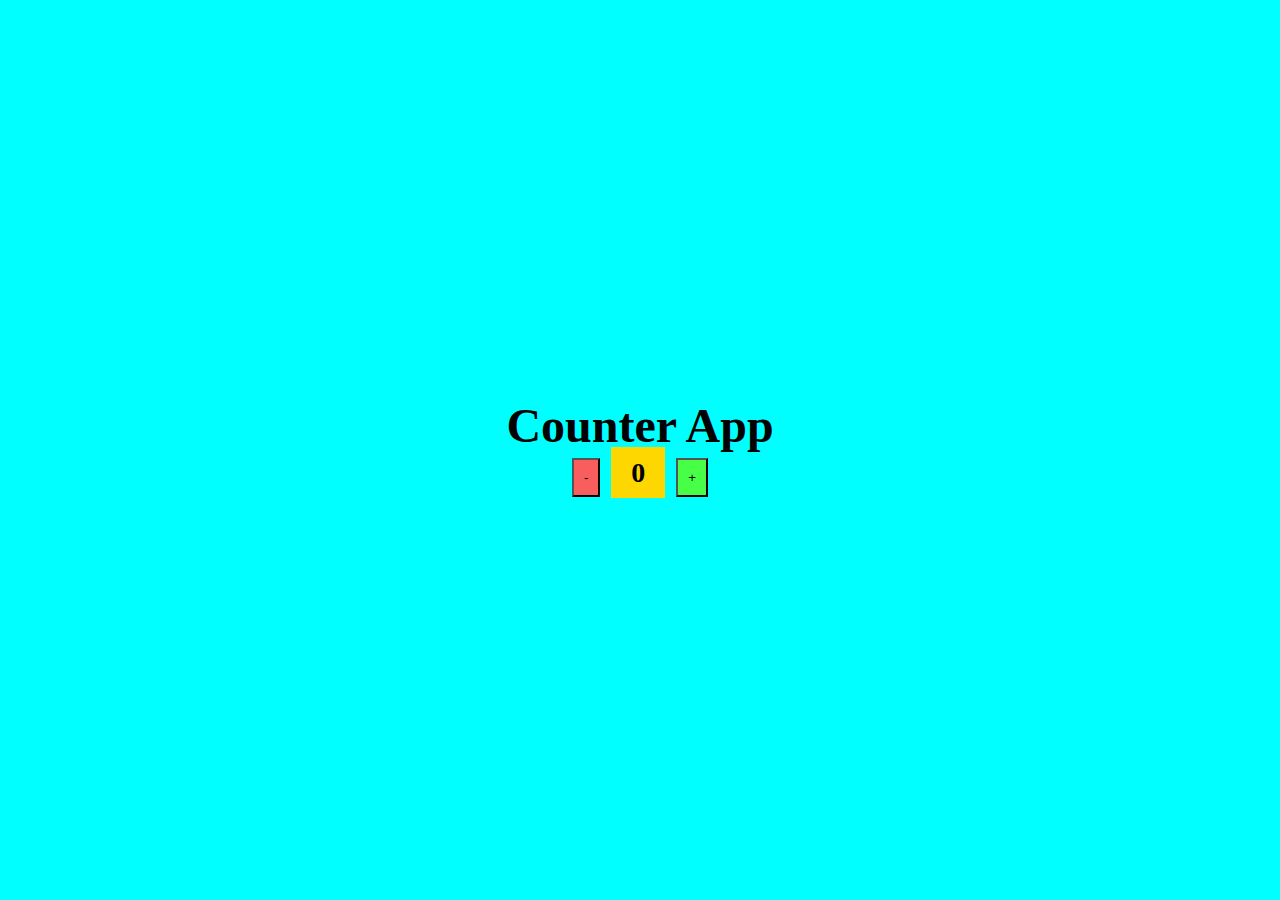
<file: index.html>
<!DOCTYPE html>
<html lang="en">
<head>
  <meta charset="UTF-8">
  <meta http-equiv="X-UA-Compatible" content="IE=edge">
  <meta name="viewport" content="width=device-width, initial-scale=1.0">
  <!--===== JS SCRIPT =====-->
  <script defer src="script.js"></script>
  
  <!--===== CSS STYLESHEET =====-->
  <link rel="stylesheet" href="style.css">
  <title>JITU CLASS TASK</title>
</head>
<body>
  <h1>Counter App</h1>
  <div id="counter_container">
    <button id="subtract">-</button>
    <span id="output">0</span>
    <button id="add">+</button>
  </div>
</body>
</html>
</file>
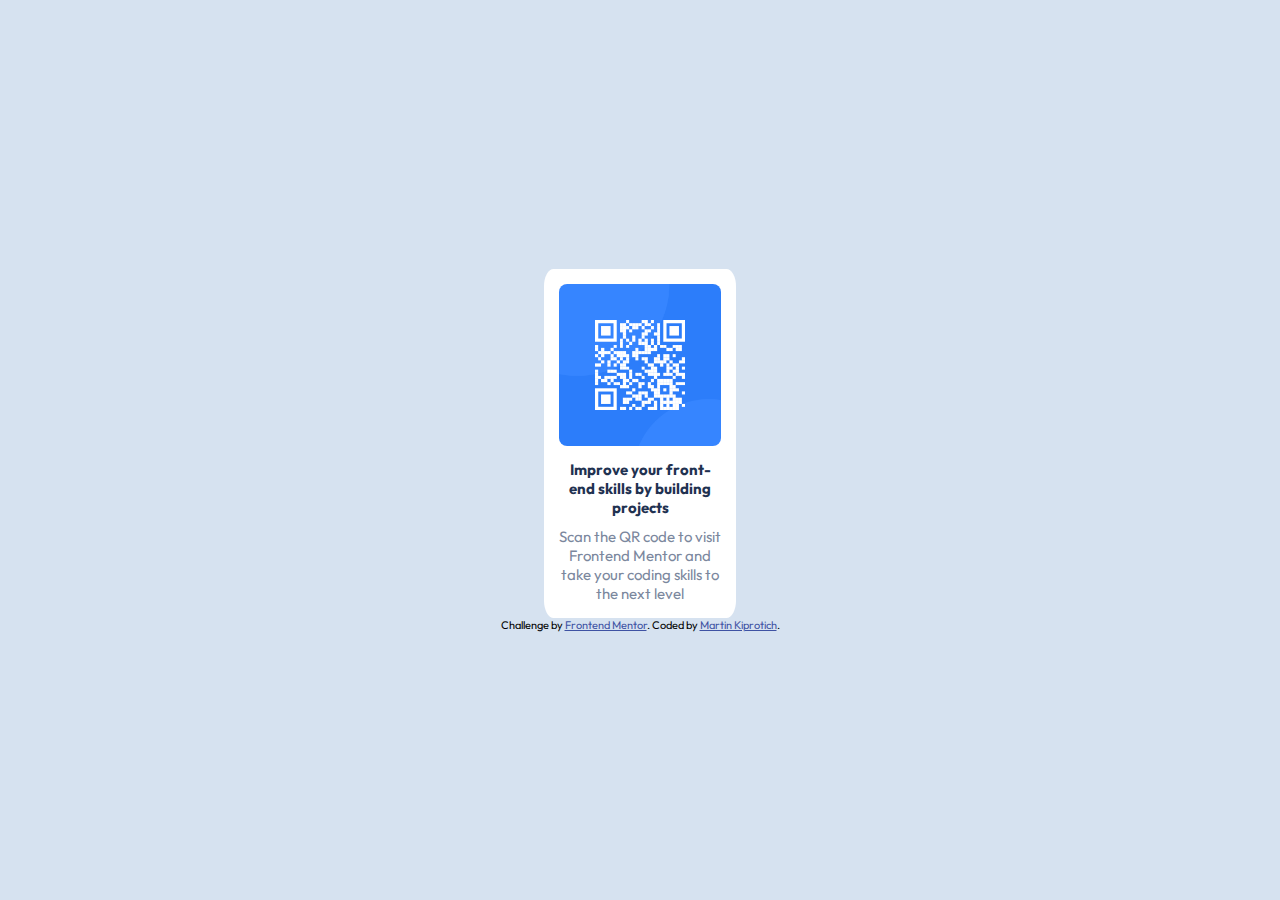
<file: week-1/qr-code/index.html>
<!DOCTYPE html>
<html lang="en">
<head>
  <meta charset="UTF-8">
  <meta name="viewport" content="width=device-width, initial-scale=1.0"> <!-- displays site properly based on user's device -->

  <link rel="icon" type="image/png" sizes="32x32" href="./images/favicon-32x32.png">

  <link rel="stylesheet" href="style.css">
  
  <title>Frontend Mentor | QR code component</title>

  <!-- Feel free to remove these styles or customise in your own stylesheet 👍 -->
  <style>
    .attribution { font-size: 11px; text-align: center; }
    .attribution a { color: hsl(228, 45%, 44%); }
  </style>
</head>
<body>
  <div id="container">
    <img src="./images/image-qr-code.png" alt="qr-code">

    <p id="boldy">Improve your front-end skills by building projects</p> 
    
    <p id="light">Scan the QR code to visit Frontend Mentor and take your coding skills to the next level</p>
  </div>
  
  <div class="attribution">
    Challenge by <a href="https://www.frontendmentor.io?ref=challenge" target="_blank">Frontend Mentor</a>. 
    Coded by <a href="#">Martin Kiprotich</a>.
  </div>
</body>
</html>
</file>
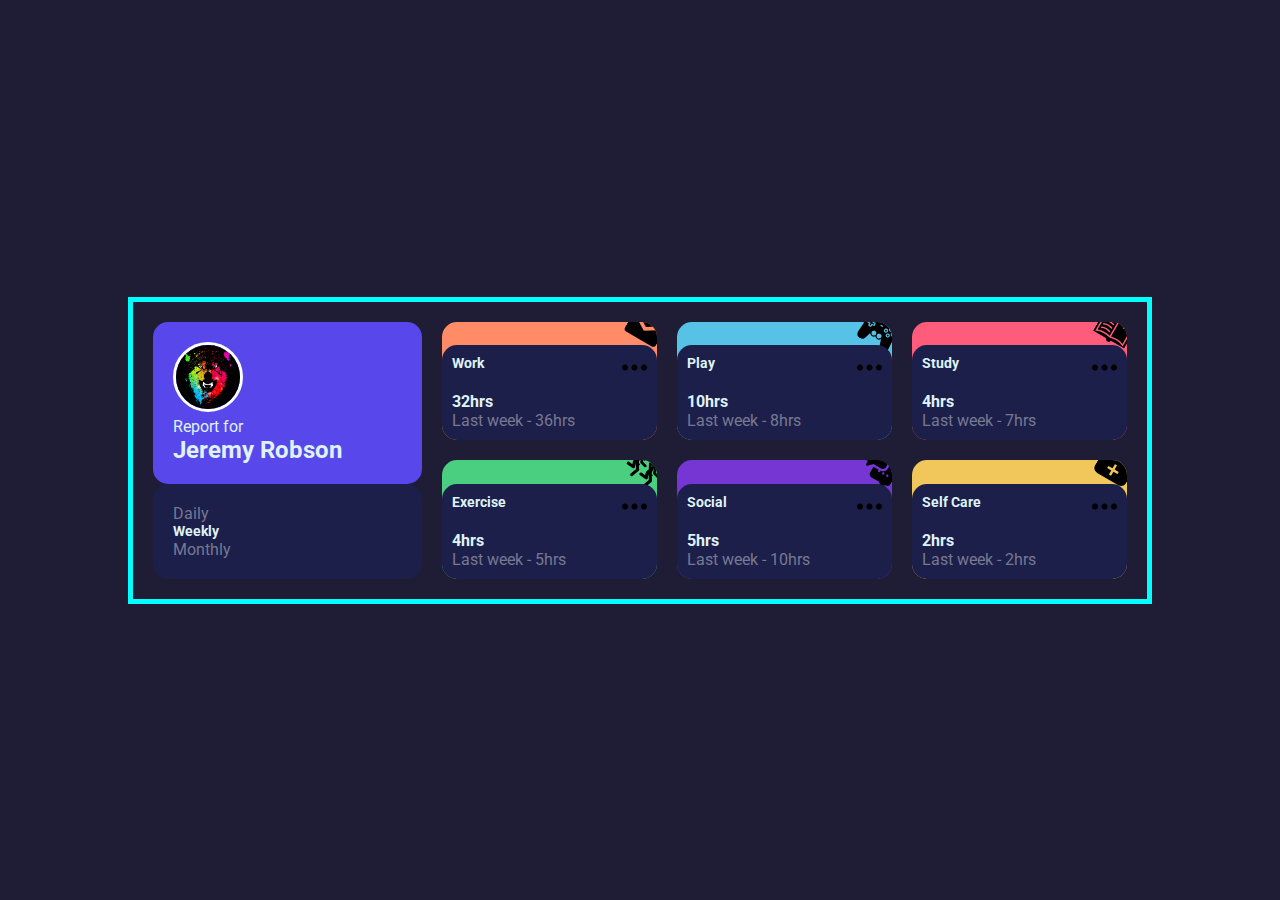
<file: week-1/flex-and-grid/task-1/index.html>
<!DOCTYPE html>
<html lang="en">
<head>
  <meta charset="UTF-8">
  <meta http-equiv="X-UA-Compatible" content="IE=edge">
  <meta name="viewport" content="width=device-width, initial-scale=1.0">

  <link rel="stylesheet" href="style.css">

  <title>TASK 1</title>
</head>
<body>
  <!--========== GRID CONTAINER ==========-->
  <div id="grid-container">
    <!--========== profile ==========-->
    <div id="grid-one">
    <div id="profile">
      <div id="profile-img-div">
        <img id="profile-img" src="./images/reapers_wolf_2.jpg" alt="profile picture">
      </div>
      <p id="report">Report for</p>
      <p id="name">Jeremy Robson</p>
    </div>

    <!--========== calendar ==========-->
    <div id="calendar">
      <p class="menu">Daily</p>
      <p class="task">Weekly</p>
      <p class="menu">Monthly</p>
    </div>
    </div>
  
    <!--========== work & work-fg ==========-->
    <div id="work">
      <!--========== work-fg ==========-->
      <div id="work-fg">
        <div class="top">
          <p class="task">Work</p>
          <img class="dots" src="./images/menu.svg" alt="">
        </div>

        <div class="bottom">
          <p class="hours">32hrs</p>
          <p class="description">Last week - 36hrs</p>
        </div>
      </div>
    </div>

    <!--========== play & play-fg ==========-->
    <div id="play">
      <!--========== play-fg ==========-->
      <div id="play-fg">
        <div class="top">
          <p class="task">Play</p>
          <img class="dots" src="./images/menu.svg" alt="">
        </div>

        <div class="bottom">
          <p class="hours">10hrs</p>
          <p class="description">Last week - 8hrs</p>
        </div>
      </div>
    </div>

    <!--========== study & study-fg ==========-->
    <div id="study">
      <!--========== study-fg ==========-->
      <div id="study-fg">
        <div class="top">
          <p class="task">Study</p>
          <img class="dots" src="./images/menu.svg" alt="">
        </div>

        <div class="bottom">
          <p class="hours">4hrs</p>
          <p class="description">Last week - 7hrs</p>
        </div>
      </div>
    </div>

    <!--========== exercise & exercise-fg ==========-->
    <div id="exercise">
      <!--========== exercise-fg ==========-->
      <div id="exercise-fg">
        <div class="top">
          <p class="task">Exercise</p>
          <img class="dots" src="./images/menu.svg" alt="">
        </div>

        <div class="bottom">
          <p class="hours">4hrs</p>
          <p class="description">Last week - 5hrs</p>
        </div>
      </div>
    </div>

    <!--========== social & social-fg ==========-->
    <div id="social">
      <!--========== social-fg ==========-->
      <div id="social-fg">
        <div class="top">
          <p class="task">Social</p>
          <img class="dots" src="./images/menu.svg" alt="">
        </div>

        <div class="bottom">
          <p class="hours">5hrs</p>
          <p class="description">Last week - 10hrs</p>
        </div>
      </div>
    </div>

    <!--========== self-care & self-care-fg ==========-->
    <div id="self-care">
      <!--========== self-care-fg ==========-->
      <div id="self-care-fg">
        <div class="top">
          <p class="task">Self Care</p>
          <img class="dots" src="./images/menu.svg" alt="">
        </div>

        <div class="bottom">
          <p class="hours">2hrs</p>
          <p class="description">Last week - 2hrs</p>
        </div>
      </div>
    </div>
  </div>
</body>
</html>
</file>
<file: style.css>
* {
  padding: 0;
  margin: 0;
  box-sizing: border-box;
}

body {
  height: 100vh;
  display: flex;
  flex-direction: column;
  justify-content: center;
  align-items: center;
  background-color: aqua;
  font-family: roboto;
  font-size: 24px;
}

button {
  padding: 10px;
  margin: 5px;
  cursor: pointer;
}

#subtract {
  background-color: rgb(248, 94, 94);
}

#add {
  background-color: rgb(72, 255, 72);
}

span {
  padding: 10px 20px;
  background-color: gold;
  font-size: 28px;
  font-weight: bold;
}
</file>
<file: week-1/qr-code/style.css>
@import url('https://fonts.googleapis.com/css2?family=Outfit:wght@400;700&display=swap');

* {
  padding: 0;
  margin: 0;
  box-sizing: border-box;
}

body {
  height: 100vh;
  font-family: 'Outfit', sans-serif;
  font-size: 15px;
  background-color: hsl(212, 45%, 89%);
  display: flex;
  flex-direction: column;
  justify-content: center;
  align-items: center;
}

p {
  font-size: inherit;
  padding-top: 10px;
  text-align: center;
}

img {
  border-radius: 5%;
  width: 100%;
  height: auto;
}

#boldy {
  font-weight: 700;
  color: hsl(218, 44%, 22%);
}

#light {
  font-weight: 400;
  color: hsl(220, 15%, 55%);
}

#container {
  background-color: hsl(0, 0%, 100%);
  padding: 15px;
  border-radius: 5%;
  align-items: center;
  /* max-width: 15vw; */
}

@media only screen and (max-width: 375px) {
  #container {
    max-width: 80vw;
  }
}

@media only screen and (min-width: 376px) {
  #container {
    max-width: 15vw;
  }
}
</file>
<file: week-1/flex-and-grid/task-1/style.css>
@import url('https://fonts.googleapis.com/css2?family=Roboto&display=swap');

* {
  padding: 0;
  margin: 0;
  box-sizing: border-box;
}

:root {
  --main-bg: hsl(245, 30%, 16%);
  --secondary-bg: hsl(236, 45%, 20%);
  --profile-bg: hsl(246, 80%, 60%);
  --primary-text: hsl(190, 58%, 92%);
  --secondary-text: hsl(236, 11%, 52%);
  --work-bg: hsl(15, 100%, 70%);
  --play-bg: hsl(195, 74%, 62%);
  --study: hsl(348, 100%, 68%);
  --exercise: hsl(145, 58%, 55%);
  --social: hsl(264, 64%, 52%);
  --self-care-bg: hsl(43, 84%, 65%);
}

body {
  font-family: 'Roboto', sans-serif;
  background-color: var(--main-bg);
  height: 100vh;

  display: flex;
  flex-direction: column;
  justify-content: center;
  align-items: center;
}

#grid-container {
  width: 80%;
  padding: 20px;
  border: 5px solid aqua;

  display: grid;
  grid-template-columns: 1.5fr 1.2fr 1.2fr 1.2fr;
  grid-template-rows: 1fr 1fr;
  grid-gap: 20px;
}

#work,
#play,
#study,
#exercise,
#social,
#self-care {
  display: flex;
  flex-direction: column-reverse;
}

#calendar {
  background-color: var(--secondary-bg);
}

#work {
  background-color: var(--work-bg);
}

#play {
  background-color: var(--play-bg);
}

#study {
  background-color: var(--study);
}

#exercise {
  background-color: var(--exercise);
}

#social {
  background-color: var(--social);
}

#self-care {
  background-color: var(--self-care-bg);
}

#profile,
#calendar,
#work,
#play,
#study,
#exercise,
#social,
#self-care {
  border-radius: 15px;
  z-index: 0;
}

#work::before,
#play::before,
#study::before,
#exercise::before,
#social::before,
#self-care::before {
  content: " ";
  position: absolute;
  width: 30%;
  height: 30%;
  top: -3%;
  right: -15%;
  transform: rotate(30deg);
  z-index: 1;
}

#work::before {
  background: url(./images/email.svg) no-repeat;
}
#play::before {
  background: url(./images/game-controller.svg) no-repeat;
}
#study::before {
  background: url(./images/open-book-3.svg) no-repeat;
}
#exercise::before {
  background: url(./images/running.svg) no-repeat;
}
#social::before {
  background: url(./images/chat.svg) no-repeat;
}
#self-care::before {
  background: url(./images/first-aid-kit-2.svg) no-repeat;
}

#work-fg,
#play-fg,
#study-fg,
#exercise-fg,
#social-fg,
#self-care-fg {
  background-color: var(--secondary-bg);
  height: 80%;
  border-radius: 15px 15px 0 0;
  padding: 10px;
  z-index: 2;
  

  display: flex;
  flex-direction: column;
  justify-content: space-between;
}

#profile,
#calendar {
  padding: 20px;
}

#work,
#play,
#study,
#exercise,
#social,
#self-care {
  position: relative;
  overflow: hidden;
}

/* #calendar */
#grid-one {
  grid-row: 1 / 3;
  grid-column: 1 / 2;
}

#exercise {
  grid-column-start: 2;
}

#report {
  color: var(--primary-text);
  padding-top: 5px;
}

#name {
  color: var(--primary-text);
  font-size: 1.5rem;
  font-weight: bold;
}

.task,
.hours {
  color: var(--primary-text);
  font-weight: bold;
}

.task {
  font-size: .9rem;
}

.hours {
  font-size: 1rem;
}

.menu,
.description {
  color: var(--secondary-text);
  /* line-height: 2; */
}

#profile {
  background-color: var(--profile-bg);
}

#profile-img-div {
  height: 70px;
  width: 70px;
  border-radius: 50%;
  border: 3px solid #ffffff;
}

#profile-img {
  height: auto;
  width: 100%;
  border-radius: 50%;
}

.dots {
  width: 25px;
  height: 25px;
}

.top {
  display: flex;
  justify-content: space-between;
}

.bottom {
  display: flex;
  flex-direction: column;
}

@media screen and (max-width:640px) {
  #grid-container {
    display: flex;
    flex-direction: column;
  }
}
</file>
